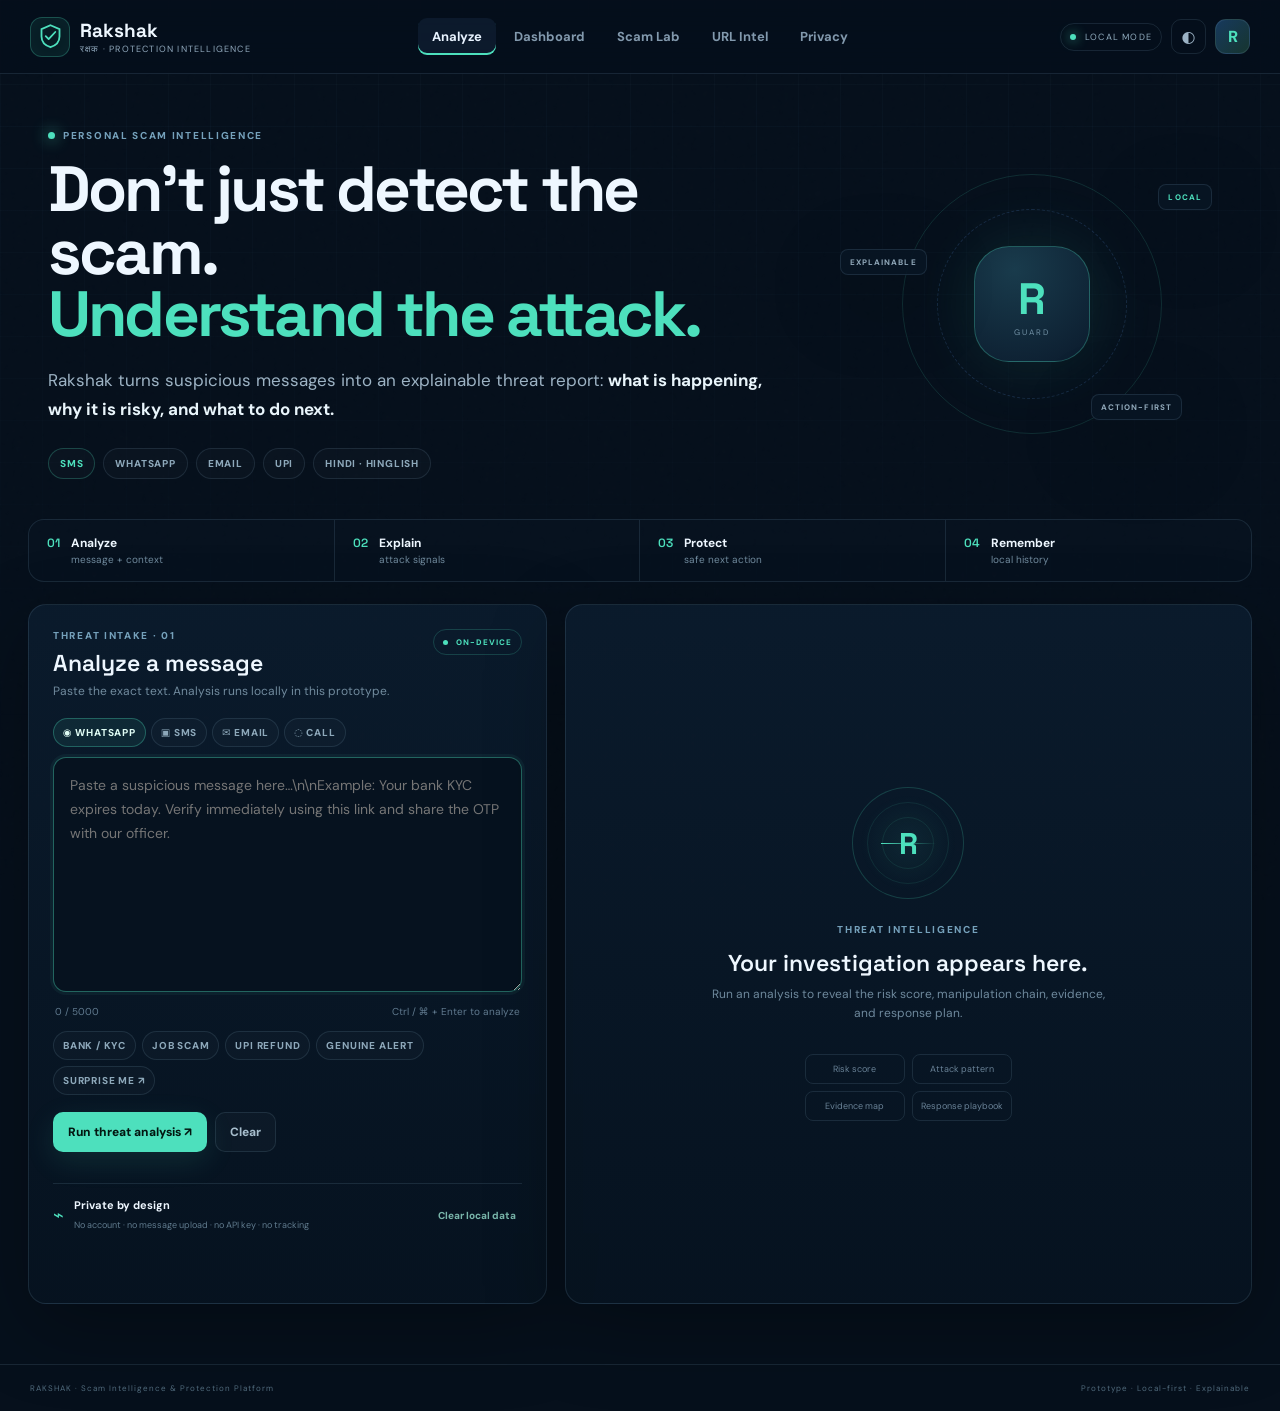
<file: index.html>
<!doctype html>
<html lang="en">
<head>
<meta charset="utf-8">
<meta name="viewport" content="width=device-width, initial-scale=1">
<meta name="theme-color" content="#07111f">
<meta name="description" content="Rakshak — a privacy-first Scam Intelligence & Protection Platform that explains manipulation, evidence and safe next actions locally in your browser.">
<meta property="og:title" content="Rakshak — Scam Intelligence & Protection Platform">
<meta property="og:description" content="Detect, understand and respond to suspicious messages without uploading private text.">
<meta property="og:type" content="website">
<title>Rakshak — Scam Intelligence & Protection Platform</title>
<link rel="icon" href="data:image/svg+xml,<svg xmlns='http://www.w3.org/2000/svg' viewBox='0 0 100 100'><rect width='100' height='100' rx='22' fill='%2307111f'/><path d='M50 10 83 24v28c0 20-14 32-33 38-19-6-33-18-33-38V24z' fill='none' stroke='%234de0bd' stroke-width='8'/><path d='m33 51 11 11 23-25' fill='none' stroke='%234de0bd' stroke-width='8' stroke-linecap='round' stroke-linejoin='round'/></svg>">
<link rel="preconnect" href="https://fonts.googleapis.com">
<link rel="preconnect" href="https://fonts.gstatic.com" crossorigin>
<link href="https://fonts.googleapis.com/css2?family=DM+Sans:wght@400;500;600;700&family=Space+Grotesk:wght@500;600;700&family=Noto+Sans+Devanagari:wght@400;500;600;700&display=swap" rel="stylesheet">
<link rel="stylesheet" href="./assets/css/rakshak.css?v=3">
</head>
<body>
<div class="bg-grid"></div><div class="noise"></div>
<a class="skip" href="#app">Skip to app</a>
<header class="topbar">
  <a class="brand" href="#scan" aria-label="Rakshak home"><span class="brand-mark"><svg viewBox="0 0 48 48"><path d="M24 4 40 11v13c0 10-6.9 16.1-16 19-9.1-2.9-16-9-16-19V11z" fill="none" stroke="currentColor" stroke-width="3.2"/><path d="m15.5 23.5 5.2 5.2L32.5 16" fill="none" stroke="currentColor" stroke-width="3.2" stroke-linecap="round" stroke-linejoin="round"/></svg></span><span><b>Rakshak</b><small>रक्षक · protection intelligence</small></span></a>
  <nav class="main-nav" aria-label="Primary"><button class="nav-btn active" data-route="scan">Analyze</button><button class="nav-btn" data-route="dashboard">Dashboard</button><button class="nav-btn" data-route="lab">Scam Lab</button><button class="nav-btn" data-route="url">URL Intel</button><button class="nav-btn" data-route="privacy">Privacy</button></nav>
  <div class="top-actions"><span class="live-dot"><i></i> LOCAL MODE</span><button class="icon-btn" id="themeBtn" title="Toggle theme" aria-label="Toggle theme">◐</button><button class="avatar" id="menuBtn" aria-label="Open quick menu">R</button></div>
</header>
<main id="app">
<section class="route active" id="route-scan">
  <div class="command-hero">
    <div><div class="eyebrow"><span class="pulse"></span> PERSONAL SCAM INTELLIGENCE</div><h1>Don't just detect the scam.<br><em>Understand the attack.</em></h1><p>Rakshak turns suspicious messages into an explainable threat report: <strong>what is happening, why it is risky, and what to do next.</strong></p><div class="hero-tags"><span>SMS</span><span>WhatsApp</span><span>Email</span><span>UPI</span><span>Hindi · Hinglish</span></div></div>
    <div class="hero-orbit"><div class="orbit-ring r1"></div><div class="orbit-ring r2"></div><div class="orbit-core"><span>R</span><small>GUARD</small></div><div class="orbit-chip c1">LOCAL</div><div class="orbit-chip c2">EXPLAINABLE</div><div class="orbit-chip c3">ACTION-FIRST</div></div>
  </div>
  <div class="quick-stats"><div><span>01</span><b>Analyze</b><small>message + context</small></div><div><span>02</span><b>Explain</b><small>attack signals</small></div><div><span>03</span><b>Protect</b><small>safe next action</small></div><div><span>04</span><b>Remember</b><small>local history</small></div></div>
  <div class="workspace">
    <section class="panel input-panel">
      <div class="panel-head"><div><span class="section-kicker">THREAT INTAKE · 01</span><h2>Analyze a message</h2><p>Paste the exact text. Analysis runs locally in this prototype.</p></div><div class="mode-pill"><i></i> ON-DEVICE</div></div>
      <div class="source-tabs" role="tablist"><button class="source active" data-source="WhatsApp">◉ WhatsApp</button><button class="source" data-source="SMS">▣ SMS</button><button class="source" data-source="Email">✉ Email</button><button class="source" data-source="Call transcript">◌ Call</button></div>
      <textarea id="messageInput" maxlength="5000" placeholder="Paste a suspicious message here…\n\nExample: Your bank KYC expires today. Verify immediately using this link and share the OTP with our officer."></textarea>
      <div class="input-meta"><span id="charCount">0 / 5000</span><span>Ctrl / ⌘ + Enter to analyze</span></div>
      <div class="sample-row"><button id="sample1" class="sample-chip">Bank / KYC</button><button id="sample2" class="sample-chip">Job scam</button><button id="sample3" class="sample-chip">UPI refund</button><button id="sample4" class="sample-chip">Genuine alert</button><button id="randomBtn" class="sample-chip">Surprise me ↗</button></div>
      <div class="input-actions"><button class="primary-btn" id="analyzeBtn">Run threat analysis <span>↗</span></button><button class="ghost-btn" id="clearBtn">Clear</button></div>
      <p id="inputHint" class="hint" aria-live="polite"></p>
      <div class="privacy-inline"><span>⌁</span><div><b>Private by design</b><small>No account · no message upload · no API key · no tracking</small></div><button id="clearDataBtn" title="Clear local data">Clear local data</button></div>
    </section>
    <section class="panel intelligence-panel" id="reportPanel" aria-live="polite">
      <div id="idleReport" class="idle-report"><div class="radar"><div></div><span>R</span></div><span class="section-kicker">THREAT INTELLIGENCE</span><h2>Your investigation appears here.</h2><p>Run an analysis to reveal the risk score, manipulation chain, evidence, and response plan.</p><div class="idle-grid"><span>Risk score</span><span>Attack pattern</span><span>Evidence map</span><span>Response playbook</span></div></div>
      <div id="activeReport" hidden>
        <div class="report-top"><div><span class="section-kicker">LIVE ASSESSMENT</span><div class="risk-row"><div class="score-ring" id="scoreRing"><span id="scoreValue">0</span><small>/100</small></div><div><div id="verdictBadge" class="verdict-badge">—</div><h2 id="verdictTitle">—</h2><p id="verdictSub">—</p></div></div></div><button class="ghost-btn small" id="newScan">New scan</button></div>
        <div class="risk-bar"><span id="riskFill"></span></div>
        <div class="report-metrics" id="reportMetrics"></div>
        <div class="attack-card"><div class="attack-icon">⌁</div><div><span class="section-kicker">ATTACK INTENT</span><h3 id="intentTitle">—</h3><p id="intentText">—</p></div><span id="intentType" class="type-tag">—</span></div>
        <div class="attack-chain" id="attackChain"></div>
        <div class="evidence-preview"><div><span class="section-kicker">MESSAGE EVIDENCE</span><h3>What Rakshak saw</h3></div><p id="markedText"></p><div class="legend"><span>PRESSURE</span><span>AUTHORITY</span><span>SECRECY</span><span>EXTRACTION</span><span>CHANNEL</span></div></div><div class="report-section"><div class="section-title"><div><span class="section-kicker">EVIDENCE MAP · 02</span><h3>What triggered the score?</h3></div><button class="text-btn" id="toggleEvidence">Expand all</button></div><div id="findings" class="finding-list"></div></div>
        <div id="linkIntelMini" class="link-intel-mini" hidden></div>
        <div class="report-section"><div class="section-title"><div><span class="section-kicker">RESPONSE PLAYBOOK · 03</span><h3>What to do now</h3></div></div><div id="steps" class="action-list"></div></div>
        <div class="report-actions"><button id="familyBtn" class="primary-btn">Generate family warning</button><button id="incidentBtn" class="ghost-btn">Create incident report</button><button id="copyBtn" class="ghost-btn">Copy analysis</button><button id="cardBtn" class="ghost-btn">Save warning card</button></div>
        <div id="toast" class="toast" hidden></div>
      </div>
    </section>
  </div>
</section>
<section class="route" id="route-dashboard">
  <div class="page-head"><div><span class="eyebrow"><span class="pulse"></span> PROTECTION CONSOLE</span><h1>Your threat dashboard.</h1><p>A local overview of what Rakshak has analyzed in this browser.</p></div><button class="primary-btn" data-route="scan">+ New analysis</button></div>
  <div class="dashboard-grid" id="dashboardCards"></div>
  <div class="dash-columns"><section class="panel"><div class="panel-head"><div><span class="section-kicker">RECENT INTELLIGENCE</span><h2>Scan history</h2></div><button class="text-btn" id="clearHistory">Clear history</button></div><div id="historyList" class="history-list"></div></section><section class="panel"><div class="panel-head"><div><span class="section-kicker">THREAT MIX</span><h2>Signal profile</h2></div></div><div id="signalChart" class="signal-chart"></div><div class="dashboard-note">These are heuristic indicators from your local scans, not a prediction of future fraud.</div></section></div>
</section>
<section class="route" id="route-lab">
  <div class="page-head"><div><span class="eyebrow"><span class="pulse"></span> SCAM LAB</span><h1>Train your scam radar.</h1><p>Learn the manipulation patterns without uploading anything. Your score is stored locally.</p></div><div class="lab-score"><span>SCORE</span><b id="labScore">0</b><small id="labProgress">0 / 8</small></div></div>
  <div class="lab-shell panel"><div class="lab-progress"><span id="labBar"></span></div><div class="lab-question" id="labQuestion"></div><div class="lab-choices"><button data-guess="scam" id="guessScam"><b>⚠ Suspicious / scam</b><small>Something is trying to push me into risky action</small></button><button data-guess="safe" id="guessSafe"><b>✓ Likely genuine</b><small>Informational, with no risky request</small></button></div><div id="labFeedback" class="lab-feedback" hidden></div></div>
</section>
<section class="route" id="route-url">
  <div class="page-head"><div><span class="eyebrow"><span class="pulse"></span> URL INTELLIGENCE</span><h1>Inspect the destination before you tap.</h1><p>Rakshak checks the visible URL structure locally. It does not open the destination.</p></div><div class="safe-badge">↗ NEVER AUTO-OPENS LINKS</div></div>
  <div class="url-grid"><section class="panel url-input-panel"><span class="section-kicker">DESTINATION INSPECTION</span><h2>Paste a link</h2><textarea id="urlInput" placeholder="https://example.com/login"></textarea><div class="input-actions"><button class="primary-btn" id="urlAnalyze">Inspect URL <span>↗</span></button><button class="ghost-btn" id="urlClear">Clear</button></div><div class="url-safety"><b>Safety rule</b><span>We analyze the string only. We never navigate to a suspicious destination.</span></div></section><section class="panel" id="urlResult"><div class="idle-report compact"><div class="url-globe">◎</div><span class="section-kicker">URL INTELLIGENCE</span><h2>Paste a URL to begin.</h2><p>Domain, protocol, shortener and impersonation patterns will be surfaced here.</p></div></section></div>
</section>
<section class="route" id="route-privacy">
  <div class="page-head"><div><span class="eyebrow"><span class="pulse"></span> TRUST CENTER</span><h1>Privacy is a product feature.</h1><p>Rakshak is designed so a suspicious message can be investigated without becoming another data source.</p></div></div>
  <div class="privacy-grid"><div class="privacy-hero panel"><div class="big-shield">✓</div><span class="section-kicker">LOCAL-FIRST ARCHITECTURE</span><h2>Your message stays in your browser.</h2><p>There is no login, backend database, analytics SDK, or required AI API in this prototype. The analysis engine runs locally.</p><div class="privacy-checks"><span>✓ No upload</span><span>✓ No account</span><span>✓ No tracking</span><span>✓ No automatic URL opening</span><span>✓ Local history only</span></div></div><div class="panel architecture"><span class="section-kicker">DATA FLOW</span><h2>What happens when you analyze?</h2><div class="flow"><span>MESSAGE</span><i>→</i><span>LOCAL ENGINE</span><i>→</i><span>EXPLANATION</span><i>→</i><span>ACTION</span></div><div class="architecture-note">The strongest claim here is architectural: the static site has no server endpoint that receives the message. For production deployment, keep this property auditable and document any future integrations.</div><button id="wipeAll" class="danger-btn">Erase local history & preferences</button></div></div>
</section>
</main>
<div class="quick-menu" id="quickMenu" hidden><button data-route="scan">⌁ Analyze a message</button><button data-route="dashboard">▦ Open dashboard</button><button data-route="lab">◈ Start Scam Lab</button><button data-route="url">↗ Inspect a URL</button><button data-route="privacy">✓ Privacy center</button></div>
<div class="modal-backdrop" id="modalBackdrop" hidden style="display:none"><div class="modal" role="dialog" aria-modal="true"><button class="modal-close" id="modalClose">×</button><div id="modalContent"></div></div></div>
<footer><span>RAKSHAK · Scam Intelligence & Protection Platform</span><span>Prototype · Local-first · Explainable</span></footer>
<script type="module" src="./assets/js/app.js?v=3"></script>
</body></html>
</file>
<file: assets/css/rakshak.css>
[hidden]{display:none!important}
:root{--bg:#06101c;--panel:rgba(10,24,40,.82);--panel2:#0b1b2d;--line:rgba(145,181,211,.14);--text:#eef7ff;--muted:#91a9bd;--accent:#4de0bd;--accent2:#67a7ff;--danger:#ff6e79;--warn:#ffc857;--shadow:0 24px 80px rgba(0,0,0,.3)}
*{box-sizing:border-box}html{scroll-behavior:smooth}body{margin:0;background:var(--bg);color:var(--text);font-family:'DM Sans',system-ui,sans-serif;min-height:100vh}button,textarea{font:inherit}button{cursor:pointer;color:inherit}.bg-grid{position:fixed;inset:0;pointer-events:none;background-image:linear-gradient(rgba(95,145,180,.045) 1px,transparent 1px),linear-gradient(90deg,rgba(95,145,180,.045) 1px,transparent 1px);background-size:42px 42px;mask-image:linear-gradient(to bottom,#000,transparent 85%);z-index:-3}.noise{position:fixed;inset:0;opacity:.025;pointer-events:none;z-index:-2;background-image:url("data:image/svg+xml,%3Csvg viewBox='0 0 160 160' xmlns='http://www.w3.org/2000/svg'%3E%3Cfilter id='n'%3E%3CfeTurbulence type='fractalNoise' baseFrequency='.9' numOctaves='3' stitchTiles='stitch'/%3E%3C/filter%3E%3Crect width='100%25' height='100%25' filter='url(%23n)' opacity='.4'/%3E%3C/svg%3E")}.skip{position:absolute;left:-999px}.skip:focus{left:20px;top:20px;background:#fff;color:#000;padding:10px;z-index:99}.topbar{height:74px;border-bottom:1px solid var(--line);display:flex;align-items:center;justify-content:space-between;padding:0 30px;position:sticky;top:0;z-index:20;background:rgba(5,15,27,.86);backdrop-filter:blur(20px)}.brand{display:flex;align-items:center;gap:10px;color:var(--text);text-decoration:none;min-width:220px}.brand-mark{width:40px;height:40px;display:grid;place-items:center;border:1px solid rgba(77,224,189,.28);border-radius:12px;color:var(--accent);background:rgba(77,224,189,.06);box-shadow:inset 0 0 25px rgba(77,224,189,.05)}.brand-mark svg{width:27px}.brand b{display:block;font:700 19px 'Space Grotesk'}.brand small{display:block;color:var(--muted);font-size:9px;letter-spacing:1.2px;text-transform:uppercase}.main-nav{display:flex;gap:4px}.nav-btn,.icon-btn,.avatar{border:0;background:transparent}.nav-btn{padding:10px 14px;border-radius:9px;color:#8299ad;font-weight:700;font-size:13px}.nav-btn:hover,.nav-btn.active{background:rgba(103,167,255,.08);color:#e8f3ff}.nav-btn.active{box-shadow:inset 0 -2px var(--accent)}.top-actions{display:flex;align-items:center;gap:9px;min-width:220px;justify-content:flex-end}.live-dot{font-size:9px;letter-spacing:1.2px;color:#91adbf;border:1px solid var(--line);padding:7px 9px;border-radius:999px}.live-dot i{display:inline-block;width:6px;height:6px;border-radius:50%;background:var(--accent);margin-right:6px;box-shadow:0 0 12px var(--accent)}.icon-btn{width:35px;height:35px;border:1px solid var(--line);border-radius:10px;color:#9cb3c5}.avatar{width:35px;height:35px;border-radius:11px;background:linear-gradient(135deg,#17395d,#16352f);border:1px solid var(--line);font-weight:800;color:var(--accent)}main{max-width:1420px;margin:auto;padding:0 28px 60px}.route{display:none}.route.active{display:block}.command-hero{display:grid;grid-template-columns:1.3fr .7fr;gap:40px;min-height:410px;align-items:center;padding:55px 20px 30px}.eyebrow,.section-kicker{display:flex;align-items:center;gap:8px;color:#75a1bb;font-size:10px;letter-spacing:1.7px;font-weight:800}.pulse{width:7px;height:7px;border-radius:50%;background:var(--accent);box-shadow:0 0 15px var(--accent)}h1,h2,h3,p{margin-top:0}.command-hero h1{font:700 clamp(42px,5vw,72px)/.98 'Space Grotesk';letter-spacing:-2.8px;margin:16px 0 20px;max-width:850px}.command-hero h1 em{font-style:normal;color:var(--accent)}.command-hero p{color:#9db3c4;font-size:17px;line-height:1.7;max-width:720px}.command-hero strong{color:#e9f5fb}.hero-tags{display:flex;flex-wrap:wrap;gap:8px;margin-top:24px}.hero-tags span,.source,.sample-chip{font-size:10px;letter-spacing:.8px;text-transform:uppercase;font-weight:800;border:1px solid var(--line);border-radius:999px;padding:8px 11px;color:#8da8ba;background:rgba(255,255,255,.018)}.hero-tags span:first-child{color:var(--accent);border-color:rgba(77,224,189,.25)}.hero-orbit{height:300px;position:relative;display:grid;place-items:center}.orbit-ring{position:absolute;border:1px solid rgba(77,224,189,.14);border-radius:50%;aspect-ratio:1}.r1{width:260px}.r2{width:190px;border-color:rgba(103,167,255,.17);border-style:dashed;animation:spin 20s linear infinite}.orbit-core{width:116px;height:116px;border-radius:35px;display:grid;place-items:center;align-content:center;background:radial-gradient(circle at 35% 20%,#193b4c,#0b1b2d);border:1px solid rgba(77,224,189,.3);box-shadow:0 0 70px rgba(77,224,189,.12)}.orbit-core span{font:700 44px 'Space Grotesk';color:var(--accent)}.orbit-core small{font-size:8px;letter-spacing:2px;color:#7190a4}.orbit-chip{position:absolute;border:1px solid var(--line);background:rgba(8,22,36,.9);padding:7px 9px;border-radius:8px;font-size:8px;font-weight:800;letter-spacing:1.1px;color:#90a8b9;box-shadow:var(--shadow)}.c1{top:30px;right:20px;color:var(--accent)}.c2{left:8px;top:95px}.c3{right:50px;bottom:34px}.quick-stats{display:grid;grid-template-columns:repeat(4,1fr);border:1px solid var(--line);border-radius:16px;background:rgba(8,20,34,.5);margin:10px 0 22px;overflow:hidden}.quick-stats>div{padding:15px 18px;border-right:1px solid var(--line);display:grid;grid-template-columns:auto 1fr;column-gap:11px}.quick-stats>div:last-child{border:0}.quick-stats span{grid-row:span 2;color:var(--accent);font:600 12px 'Space Grotesk'}.quick-stats b{font-size:12px}.quick-stats small{color:#718b9e;font-size:10px;margin-top:2px}.workspace{display:grid;grid-template-columns:minmax(380px,.86fr) minmax(520px,1.14fr);gap:18px}.panel{background:linear-gradient(180deg,rgba(12,29,47,.84),rgba(7,19,32,.86));border:1px solid var(--line);border-radius:18px;box-shadow:var(--shadow);overflow:hidden}.input-panel,.intelligence-panel{padding:24px}.panel-head{display:flex;justify-content:space-between;align-items:flex-start;gap:15px;margin-bottom:18px}.panel-head h2{font:600 23px 'Space Grotesk';margin:6px 0 4px}.panel-head p{color:#718b9e;font-size:12px;margin:0;line-height:1.5}.mode-pill{border:1px solid rgba(77,224,189,.2);color:var(--accent);border-radius:999px;padding:7px 9px;font-size:8px;letter-spacing:1px;font-weight:800}.mode-pill i{display:inline-block;width:5px;height:5px;border-radius:50%;background:var(--accent);margin-right:5px}.source-tabs{display:flex;gap:5px;margin-bottom:10px}.source{padding:7px 9px;cursor:pointer}.source.active{color:#dffcf4;border-color:rgba(77,224,189,.32);background:rgba(77,224,189,.08)}textarea{resize:vertical;outline:none}.input-panel textarea{width:100%;min-height:235px;background:#06121f;border:1px solid var(--line);border-radius:13px;padding:16px;color:#eaf5fb;line-height:1.7;font-size:14px}.input-panel textarea:focus,.url-input-panel textarea:focus{border-color:rgba(77,224,189,.4);box-shadow:0 0 0 3px rgba(77,224,189,.05)}.input-meta{display:flex;justify-content:space-between;color:#617b90;font-size:10px;margin:8px 2px 13px}.sample-row{display:flex;gap:6px;flex-wrap:wrap}.sample-chip{padding:7px 9px;cursor:pointer}.sample-chip:hover{color:#dbeaf3;border-color:rgba(255,255,255,.22)}.input-actions,.report-actions,.url-actions{display:flex;gap:8px;margin-top:17px;flex-wrap:wrap}.primary-btn,.ghost-btn,.danger-btn{border-radius:10px;padding:11px 14px;font-size:12px;font-weight:800;border:1px solid transparent}.primary-btn{background:var(--accent);color:#031611;box-shadow:0 9px 30px rgba(77,224,189,.12)}.primary-btn:hover{filter:brightness(1.06);transform:translateY(-1px)}.ghost-btn{background:rgba(255,255,255,.025);border-color:var(--line);color:#a6bdcc}.ghost-btn:hover{border-color:rgba(255,255,255,.23);color:#e7f3fa}.ghost-btn.small{padding:8px 10px}.hint{min-height:16px;color:#6f899c;font-size:10px}.privacy-inline{margin-top:15px;border-top:1px solid var(--line);padding-top:14px;display:grid;grid-template-columns:auto 1fr auto;gap:10px;align-items:center}.privacy-inline>span{font-size:18px;color:var(--accent)}.privacy-inline b{display:block;font-size:11px}.privacy-inline small{color:#607b8e;font-size:9px}.privacy-inline button,.text-btn{border:0;background:transparent;color:#79b6ab;font-size:10px;font-weight:800;cursor:pointer}.idle-report{text-align:center;min-height:650px;display:flex;align-items:center;justify-content:center;flex-direction:column;padding:45px}.idle-report h2{font:600 23px 'Space Grotesk';margin:12px 0 7px}.idle-report p{color:#6e899d;max-width:400px;font-size:12px;line-height:1.6}.radar{width:112px;height:112px;border-radius:50%;border:1px solid rgba(77,224,189,.2);display:grid;place-items:center;position:relative;margin-bottom:24px;background:radial-gradient(circle,rgba(77,224,189,.08),transparent 62%)}.radar:before,.radar:after{content:'';position:absolute;border:1px solid rgba(77,224,189,.1);border-radius:50%;inset:14px}.radar:after{inset:29px}.radar div{position:absolute;width:50%;height:1px;background:linear-gradient(90deg,var(--accent),transparent);transform-origin:left;animation:radar 2.6s linear infinite}.radar span{font:700 30px 'Space Grotesk';color:var(--accent)}.idle-grid{display:grid;grid-template-columns:1fr 1fr;gap:7px;margin-top:18px}.idle-grid span{border:1px solid var(--line);padding:8px;border-radius:8px;color:#698297;font-size:9px}.report-top{display:flex;justify-content:space-between;align-items:center}.risk-row{display:flex;gap:14px;align-items:center;margin-top:8px}.score-ring{--score:0deg;width:78px;height:78px;border-radius:50%;background:conic-gradient(var(--accent) var(--score),rgba(255,255,255,.07) 0);display:grid;place-items:center;position:relative}.score-ring:after{content:'';position:absolute;inset:6px;background:#0a1b2c;border-radius:50%}.score-ring span,.score-ring small{position:relative;z-index:1}.score-ring span{font:700 25px 'Space Grotesk'}.score-ring small{font-size:8px;color:#738ea2;margin-left:22px;margin-top:-18px}.verdict-badge{display:inline-block;padding:5px 7px;border-radius:5px;font-size:8px;font-weight:900;letter-spacing:1.3px;background:rgba(255,255,255,.06);color:#b6c7d4}.verdict-badge.scam{background:rgba(255,110,121,.1);color:#ff8a93}.verdict-badge.suspicious{background:rgba(255,200,87,.1);color:#ffd471}.verdict-badge.safe{background:rgba(77,224,189,.1);color:var(--accent)}.risk-row h2{font:600 20px 'Space Grotesk';margin:5px 0}.risk-row p{font-size:10px;color:#708a9d;margin:0;max-width:350px}.risk-bar{height:7px;background:#07111d;border-radius:99px;overflow:hidden;margin:20px 0 14px;border:1px solid var(--line)}.risk-bar span{display:block;height:100%;background:linear-gradient(90deg,var(--accent),#ffd15a,#ff6873);width:0;transition:width .7s ease}.report-metrics{display:grid;grid-template-columns:repeat(4,1fr);border-block:1px solid var(--line);margin:0 -24px 18px}.report-metrics div{padding:11px;border-right:1px solid var(--line)}.report-metrics div:last-child{border:0}.report-metrics span{display:block;color:#5e788d;font-size:8px;letter-spacing:1.2px}.report-metrics b{font:600 18px 'Space Grotesk'}.attack-card{display:grid;grid-template-columns:auto 1fr auto;gap:12px;align-items:center;padding:14px;border:1px solid rgba(103,167,255,.16);background:rgba(103,167,255,.035);border-radius:12px}.attack-icon{width:34px;height:34px;border-radius:10px;background:rgba(103,167,255,.09);display:grid;place-items:center;color:#79b4ff}.attack-card h3{font:600 14px 'Space Grotesk';margin:4px 0}.attack-card p{color:#7790a3;font-size:10px;line-height:1.45;margin:0}.type-tag{font-size:8px;color:#7db3f2;border:1px solid rgba(103,167,255,.2);border-radius:999px;padding:6px}.attack-chain{display:flex;align-items:center;gap:6px;overflow:auto;padding:14px 0}.chain-node{min-width:max-content;border:1px solid var(--line);background:rgba(255,255,255,.018);padding:8px 9px;border-radius:8px}.chain-node span{display:block;color:#557086;font-size:7px}.chain-node b{font-size:8px;letter-spacing:.4px}.chain-arrow{color:#506a7d;font-style:normal}.report-section{margin-top:18px}.section-title{display:flex;justify-content:space-between;align-items:end;margin-bottom:9px}.section-title h3{font:600 14px 'Space Grotesk';margin:5px 0 0}.finding-list{display:grid;gap:6px}.finding{border:1px solid var(--line);border-radius:10px;overflow:hidden;background:rgba(255,255,255,.012)}.finding-head{width:100%;display:grid;grid-template-columns:28px 1fr auto;gap:8px;text-align:left;background:transparent;border:0;padding:11px}.finding-index{color:#547086;font-size:9px;padding-top:2px}.finding-head b{font-size:11px;display:block}.finding-head small{font-size:8px;color:#60798c}.finding-head strong{color:#5c778b}.finding-body{padding:0 11px 11px 47px}.finding-body p{font-size:10px;color:#7891a4;line-height:1.55;margin:0}.finding.collapsed:nth-child(n+4){display:none}.clean-state{padding:14px;border:1px dashed var(--line);border-radius:10px;color:#80b9a9;font-size:10px}.evidence-preview{margin-top:18px;border:1px solid var(--line);border-radius:12px;padding:14px;background:#061522}.evidence-preview h3{font:600 13px 'Space Grotesk';margin:5px 0 10px}.evidence-preview p{font-size:12px;line-height:1.75;color:#c7d8e3;margin:0}.evidence-preview mark{color:#fff;padding:2px 3px;border-radius:3px}.evidence-preview mark.pressure{background:rgba(255,200,87,.22);border-bottom:2px solid #ffc857}.evidence-preview mark.authority{background:rgba(103,167,255,.2);border-bottom:2px solid #67a7ff}.evidence-preview mark.secrecy{background:rgba(190,116,255,.2);border-bottom:2px solid #bd7aff}.evidence-preview mark.extraction{background:rgba(255,110,121,.2);border-bottom:2px solid #ff6e79}.evidence-preview mark.channel{background:rgba(77,224,189,.18);border-bottom:2px solid #4de0bd}.legend{display:flex;flex-wrap:wrap;gap:5px;margin-top:10px}.legend span{font-size:7px;letter-spacing:1px;color:#71899a;border:1px solid var(--line);border-radius:999px;padding:4px 6px}.action-list{display:grid;gap:6px}.action-row{display:grid;grid-template-columns:27px 1fr;gap:8px;padding:10px;border:1px solid var(--line);border-radius:9px}.action-row>span{width:22px;height:22px;border-radius:7px;background:rgba(77,224,189,.08);color:var(--accent);display:grid;place-items:center;font-size:8px;font-weight:800}.action-row b{font-size:10px;line-height:1.45;color:#adc2cf}.link-intel-mini{margin-top:10px;padding:11px;border:1px solid rgba(77,224,189,.15);background:rgba(77,224,189,.03);border-radius:10px;display:flex;justify-content:space-between;align-items:center}.link-intel-mini b{display:block;font-size:10px}.link-intel-mini small{display:block;color:#638091;font-size:8px;margin-top:3px}.toast{margin-top:10px;color:#78d7bf;background:rgba(77,224,189,.06);padding:9px;border-radius:8px;font-size:9px}.page-head{display:flex;justify-content:space-between;align-items:end;gap:30px;padding:54px 10px 28px}.page-head h1{font:700 44px 'Space Grotesk';letter-spacing:-1.8px;margin:10px 0}.page-head p{color:#7891a4;margin:0;max-width:650px}.dashboard-grid{display:grid;grid-template-columns:repeat(4,1fr);gap:12px;margin-bottom:15px}.dash-card{border:1px solid var(--line);background:var(--panel);padding:18px;border-radius:14px;display:grid;grid-template-columns:auto 1fr;column-gap:10px}.dash-card>span{grid-row:span 3;color:var(--accent);font-size:20px}.dash-card small{font-size:8px;letter-spacing:1.2px;color:#638095}.dash-card b{font:600 27px 'Space Grotesk';margin:3px 0}.dash-card em{font-style:normal;color:#627d91;font-size:9px}.dash-columns{display:grid;grid-template-columns:1.3fr .7fr;gap:15px}.dash-columns .panel{padding:20px}.history-list{display:grid}.history-row{display:grid;grid-template-columns:43px 1fr 20px;align-items:center;gap:10px;border:0;border-bottom:1px solid var(--line);background:transparent;text-align:left;padding:11px 4px}.history-row:last-child{border:0}.history-score{width:34px;height:34px;border-radius:10px;display:grid;place-items:center;font:700 12px 'Space Grotesk';background:rgba(255,255,255,.04)}.history-score.scam{color:#ff858d}.history-score.suspicious{color:#ffd36d}.history-score.safe{color:var(--accent)}.history-row b{display:block;font-size:10px;white-space:nowrap;overflow:hidden;text-overflow:ellipsis}.history-row small{display:block;color:#5e788d;font-size:8px;margin-top:3px}.history-row>strong{color:#587285}.empty-history{padding:35px 10px;text-align:center;color:#5f7b8f;font-size:10px;line-height:1.5}.signal-chart{display:grid;gap:13px;padding-top:5px}.signal-bar{display:grid;grid-template-columns:90px 1fr 20px;gap:8px;align-items:center}.signal-bar>span{font-size:9px;color:#7b94a7;text-transform:capitalize}.signal-bar i{height:8px;background:#071522;border-radius:99px;overflow:hidden}.signal-bar i b{display:block;height:100%;background:linear-gradient(90deg,var(--accent2),var(--accent));border-radius:99px}.signal-bar em{font-size:9px;color:#8ca5b6;font-style:normal;text-align:right}.dashboard-note{margin-top:25px;color:#526d80;font-size:8px;line-height:1.5}.lab-score{border:1px solid var(--line);padding:11px 15px;border-radius:12px;text-align:right}.lab-score span,.lab-score small{display:block;color:#607a8e;font-size:8px;letter-spacing:1px}.lab-score b{display:block;font:700 28px 'Space Grotesk';color:var(--accent)}.lab-shell{max-width:900px;margin:0 auto;padding:24px}.lab-progress{height:7px;background:#071521;border-radius:99px;overflow:hidden}.lab-progress span{display:block;height:100%;width:0;background:var(--accent);transition:width .4s}.lab-question{padding:40px 20px 28px;text-align:center}.lab-meta{display:flex;justify-content:center;gap:8px;align-items:center}.lab-meta span{font-size:9px;font-weight:900;letter-spacing:1px;color:var(--accent)}.lab-meta i{font-style:normal;font-size:8px;color:#60798b}.lab-question blockquote{font:500 21px/1.6 'DM Sans';max-width:720px;margin:22px auto 0;color:#dceaf2}.lab-choices{display:grid;grid-template-columns:1fr 1fr;gap:10px}.lab-choices button{border:1px solid var(--line);background:rgba(255,255,255,.02);padding:18px;border-radius:12px;text-align:left}.lab-choices button:hover{border-color:rgba(77,224,189,.25);transform:translateY(-2px)}.lab-choices b{display:block;font-size:13px}.lab-choices small{display:block;color:#6e899b;font-size:9px;margin-top:5px}.lab-feedback{margin-top:12px;border:1px solid rgba(77,224,189,.17);background:rgba(77,224,189,.035);padding:15px;border-radius:11px}.lab-feedback b{font-size:12px}.lab-feedback p{color:#7791a2;font-size:10px;line-height:1.5}.safe-badge{border:1px solid rgba(77,224,189,.2);color:var(--accent);border-radius:999px;padding:9px 11px;font-size:8px;font-weight:900;letter-spacing:1px}.url-grid{display:grid;grid-template-columns:.75fr 1.25fr;gap:15px}.url-input-panel{padding:23px}.url-input-panel h2{font:600 24px 'Space Grotesk';margin:8px 0 16px}.url-input-panel textarea{width:100%;min-height:145px;background:#06121f;border:1px solid var(--line);border-radius:12px;padding:14px;color:#eaf5fb}.url-safety{margin-top:15px;padding:12px;border:1px solid var(--line);border-radius:10px}.url-safety b{font-size:10px;display:block;color:var(--accent)}.url-safety span{font-size:9px;color:#607a8d;line-height:1.5}.idle-report.compact{min-height:420px}.url-globe{font-size:54px;color:var(--accent);margin-bottom:15px}.url-result{padding:24px}.url-result-top{display:flex;justify-content:space-between;gap:20px;align-items:start}.url-result h2{font:600 24px 'Space Grotesk';margin:8px 0}.url-result p{color:#708a9d;font-size:10px}.url-risk{padding:9px 11px;border-radius:9px;font:800 11px 'Space Grotesk';white-space:nowrap}.url-risk.high{background:rgba(255,110,121,.09);color:#ff8991}.url-risk.caution{background:rgba(255,200,87,.08);color:#ffd26a}.url-risk.low{background:rgba(77,224,189,.08);color:var(--accent)}.url-signal-list{display:grid;gap:7px;margin-top:22px}.url-signal-list>div{display:grid;grid-template-columns:22px 1fr;column-gap:7px;border:1px solid var(--line);padding:11px;border-radius:9px}.url-signal-list span{color:#ffcb61}.url-signal-list b{font-size:10px}.url-signal-list small{grid-column:2;color:#6d8799;font-size:9px;margin-top:2px}.privacy-grid{display:grid;grid-template-columns:1fr 1fr;gap:15px}.privacy-hero,.architecture{padding:30px}.big-shield{width:76px;height:76px;border:1px solid rgba(77,224,189,.25);border-radius:24px;display:grid;place-items:center;color:var(--accent);font:700 32px 'Space Grotesk';background:rgba(77,224,189,.05);margin-bottom:25px}.privacy-hero h2,.architecture h2{font:600 27px 'Space Grotesk';margin:9px 0}.privacy-hero p,.architecture-note{color:#718b9e;font-size:12px;line-height:1.7}.privacy-checks{display:grid;grid-template-columns:1fr 1fr;gap:8px;margin-top:22px}.privacy-checks span{border:1px solid var(--line);padding:10px;border-radius:9px;font-size:9px;color:#88a2b4}.flow{display:flex;flex-wrap:wrap;align-items:center;gap:8px;margin:28px 0}.flow span{border:1px solid var(--line);border-radius:8px;padding:10px;color:#9db2c0;font-size:9px;font-weight:800}.flow i{color:var(--accent);font-style:normal}.architecture-note{padding:13px;border-left:2px solid var(--accent);background:rgba(77,224,189,.025);font-size:10px}.danger-btn{margin-top:25px;border-color:rgba(255,110,121,.2);background:rgba(255,110,121,.05);color:#ff9299}.quick-menu{position:fixed;right:24px;top:67px;z-index:30;background:#0a1c2d;border:1px solid var(--line);border-radius:12px;padding:7px;box-shadow:var(--shadow);width:190px}.quick-menu button{display:block;width:100%;text-align:left;background:transparent;border:0;padding:10px;border-radius:7px;color:#9eb4c3;font-size:10px}.quick-menu button:hover{background:rgba(255,255,255,.05);color:#fff}.modal-backdrop[hidden]{display:none!important}.modal-backdrop{position:fixed;inset:0;background:rgba(0,0,0,.68);backdrop-filter:blur(8px);z-index:50;display:grid;place-items:center;padding:20px}.modal{position:relative;width:min(560px,100%);max-height:90vh;overflow:auto;background:#091a2a;border:1px solid var(--line);border-radius:18px;padding:25px;box-shadow:0 40px 100px #000}.modal-close{position:absolute;right:15px;top:12px;background:transparent;border:0;color:#8098a9;font-size:24px}.modal h2{font:600 25px 'Space Grotesk';margin:8px 0 20px}.warning-card{background:linear-gradient(145deg,#0e2930,#0a1727);border:1px solid rgba(77,224,189,.2);padding:22px;border-radius:14px;margin-bottom:15px}.warning-card__logo{width:36px;height:36px;border-radius:10px;background:rgba(77,224,189,.1);display:grid;place-items:center;color:var(--accent);font-weight:900;margin-bottom:18px}.warning-card>strong{color:#ff8c94;font-size:10px;letter-spacing:1px}.warning-card h3{font:600 22px 'Space Grotesk';margin:8px 0}.warning-card p{color:#88a2b2;font-size:11px;line-height:1.6}.warning-card small{color:#4e6b7e;font-size:8px}.incident{border:1px solid var(--line);border-radius:12px;padding:15px;margin-bottom:15px}.incident>div{display:flex;justify-content:space-between;border-bottom:1px solid var(--line);padding:8px 0}.incident span{color:#668095;font-size:9px}.incident b{font-size:10px}.incident p{font-size:10px;line-height:1.6;color:#7c95a7;white-space:pre-wrap;max-height:160px;overflow:auto}.incident hr{border:0;border-top:1px solid var(--line)}footer{border-top:1px solid var(--line);padding:18px 30px;color:#506a7c;font-size:8px;letter-spacing:1px;display:flex;justify-content:space-between}
@keyframes spin{to{transform:rotate(360deg)}}@keyframes radar{to{transform:rotate(360deg)}}
@media(max-width:1050px){.main-nav{display:none}.command-hero{grid-template-columns:1fr}.hero-orbit{display:none}.workspace,.dash-columns,.url-grid,.privacy-grid{grid-template-columns:1fr}.intelligence-panel{min-height:500px}.dashboard-grid{grid-template-columns:1fr 1fr}.top-actions{min-width:auto}.brand{min-width:auto}}
@media(max-width:650px){.topbar{padding:0 14px}.brand small{display:none}.live-dot{display:none}main{padding:0 12px 40px}.command-hero{padding:35px 6px 20px}.command-hero h1{font-size:40px;letter-spacing:-1.8px}.command-hero p{font-size:14px}.quick-stats{grid-template-columns:1fr 1fr}.quick-stats>div{border-bottom:1px solid var(--line)}.workspace{grid-template-columns:1fr}.input-panel,.intelligence-panel{padding:17px}.source-tabs{overflow:auto}.source{white-space:nowrap}.input-panel textarea{min-height:200px}.report-metrics{grid-template-columns:1fr 1fr}.report-metrics div:nth-child(2){border-right:0}.report-metrics div:nth-child(-n+2){border-bottom:1px solid var(--line)}.attack-card{grid-template-columns:auto 1fr}.type-tag{grid-column:2;justify-self:start}.page-head{padding:35px 5px 20px;display:block}.page-head h1{font-size:35px}.page-head .primary-btn{margin-top:18px}.dashboard-grid{grid-template-columns:1fr 1fr}.dash-card b{font-size:22px}.lab-choices{grid-template-columns:1fr}.lab-question{padding:25px 8px}.lab-question blockquote{font-size:17px}.url-result-top{display:block}.url-risk{display:inline-block;margin-top:12px}.privacy-checks{grid-template-columns:1fr}.flow{gap:5px}.flow i{font-size:10px}footer{padding:16px 12px;display:block}footer span{display:block;margin:4px 0}.quick-menu{right:12px}.hero-tags span{font-size:8px}}
</file>
